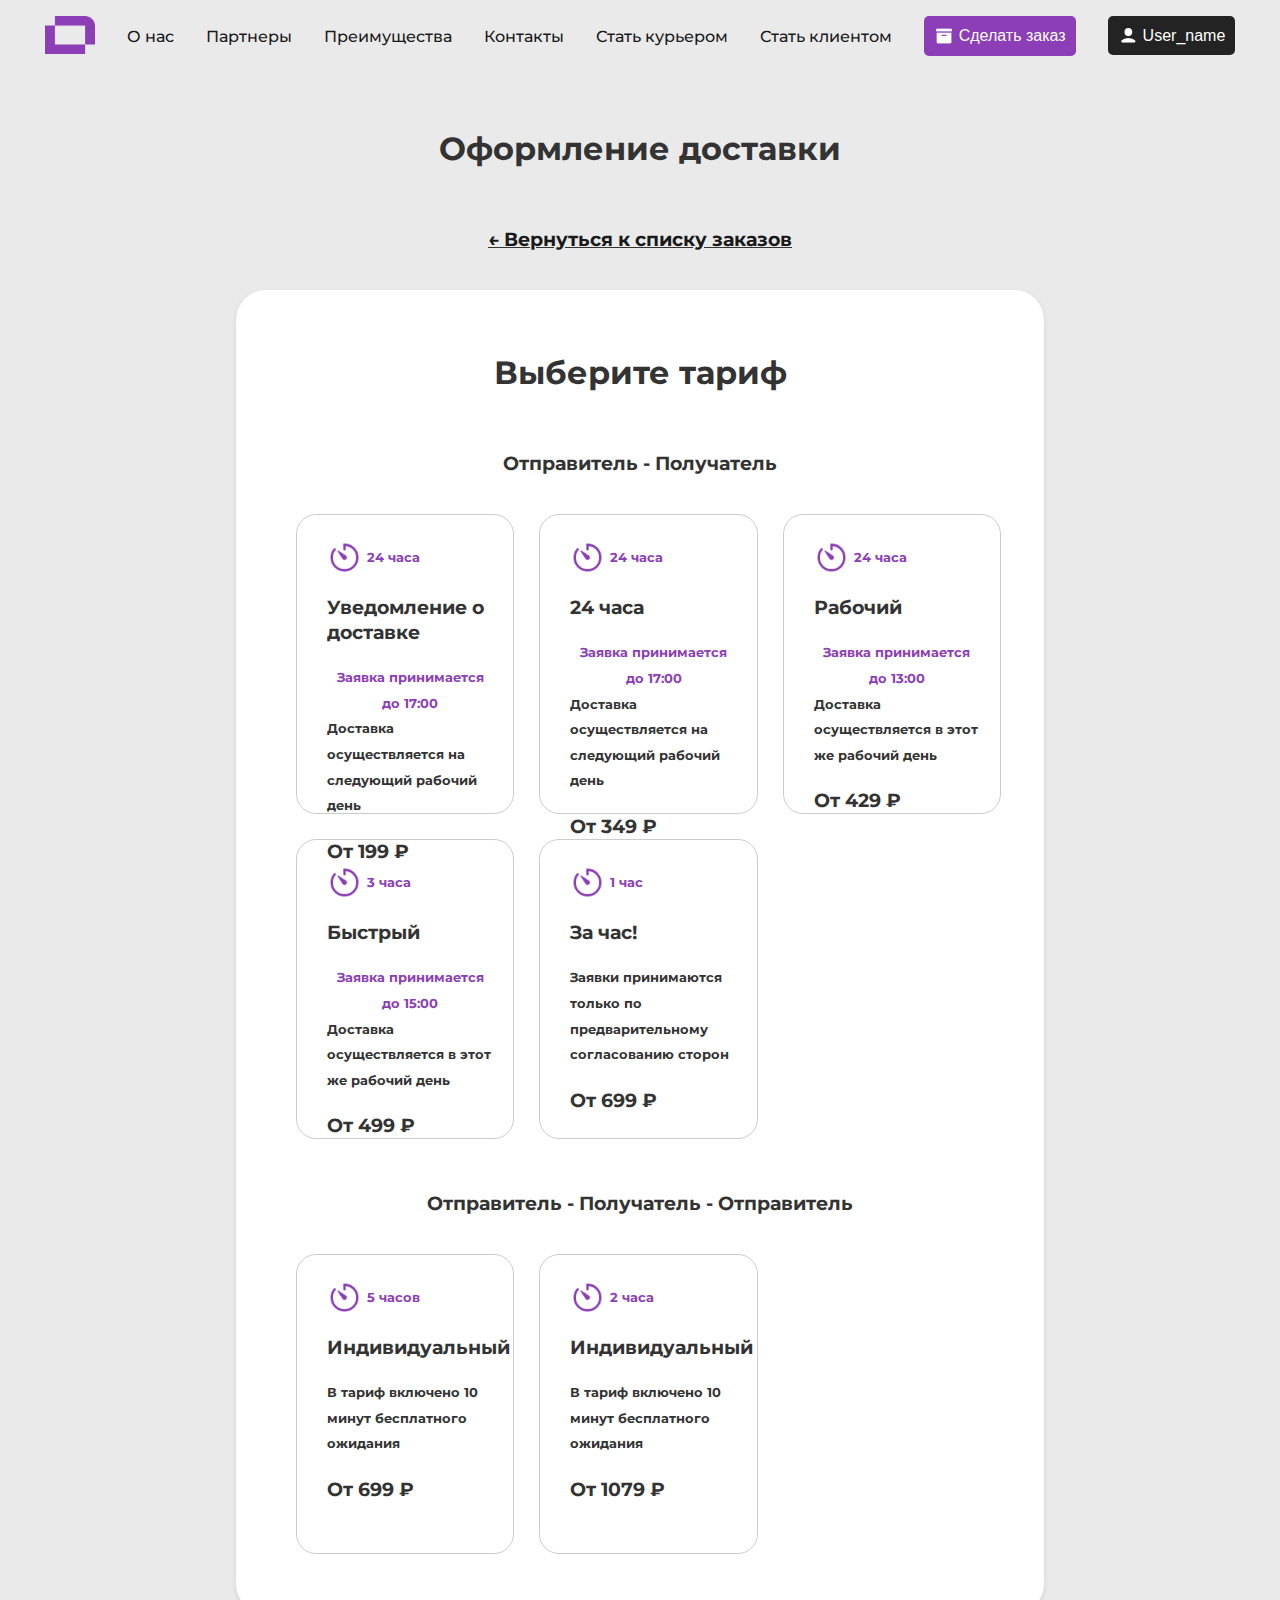
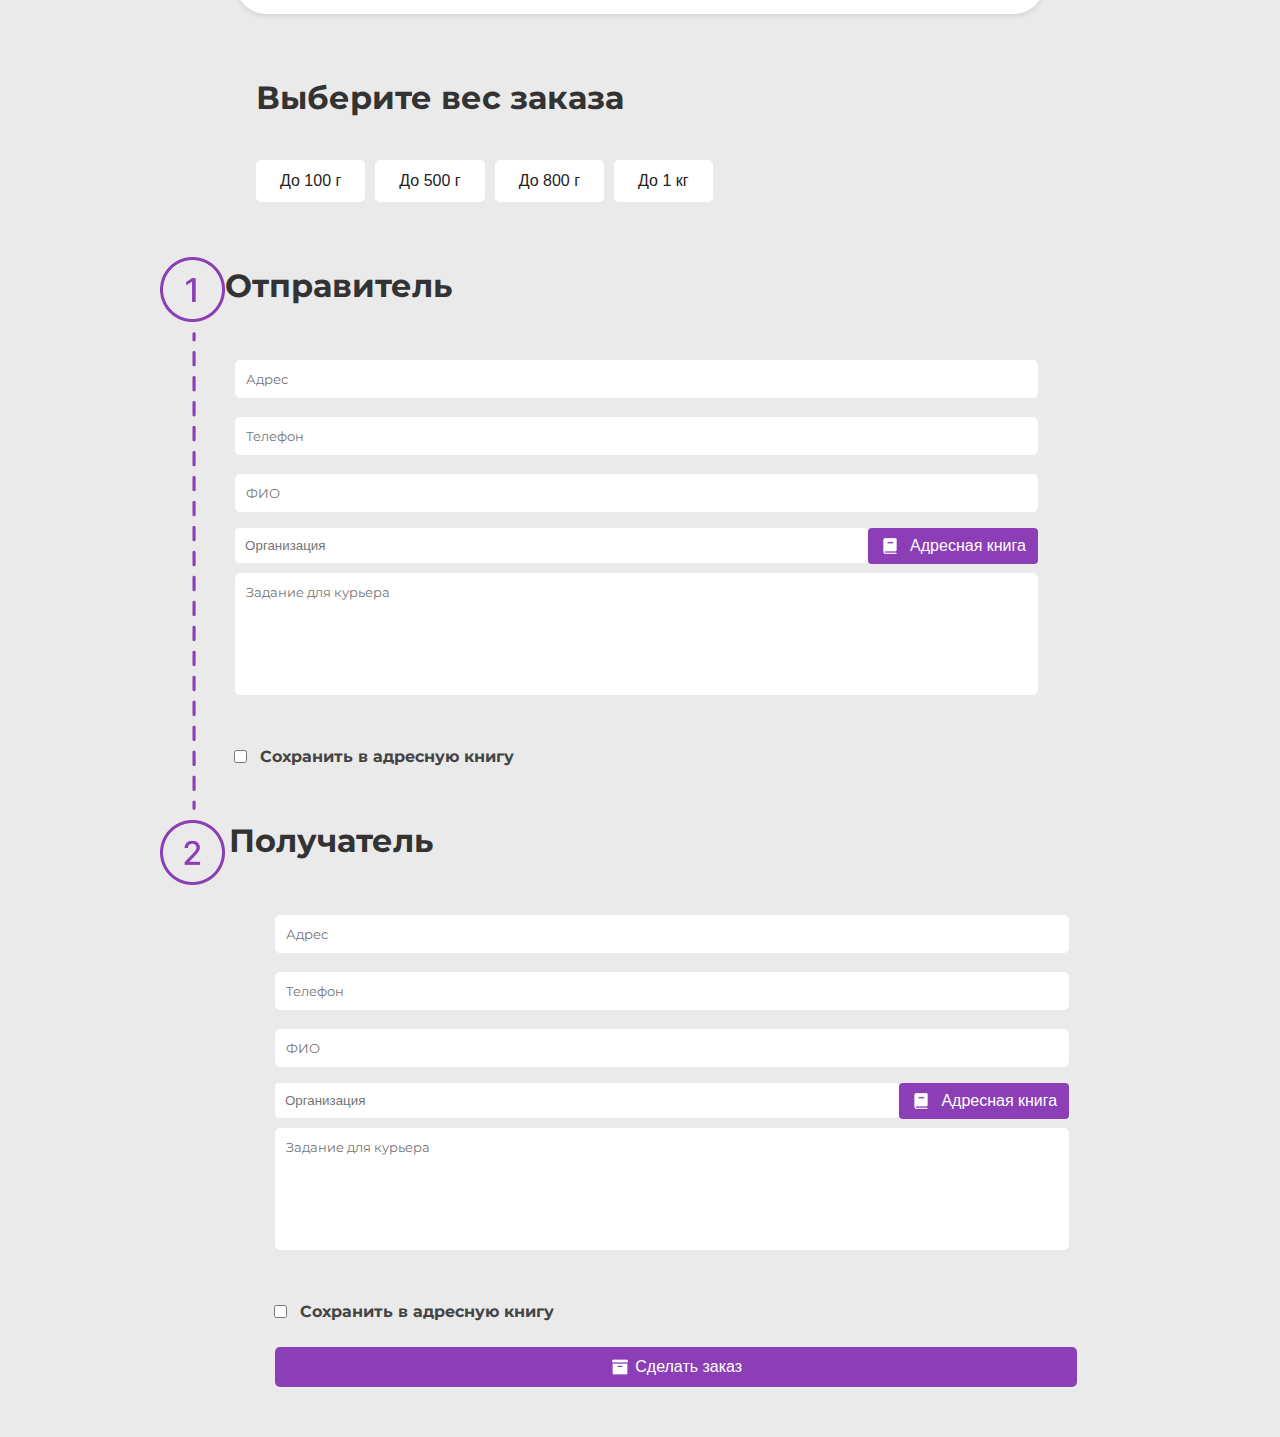
<file: index.html>
<!DOCTYPE html>
<html lang="en">
<head>
    <meta charset="UTF-8">
    <meta name="viewport" content="width=device-width, initial-scale=1.0">
    <title>Make an order</title>
    <link rel="stylesheet" href="styles.css">
    <link href="https://fonts.googleapis.com/css2?family=Montserrat:wght@400;500;600&display=swap" rel="stylesheet">
</head>
<body>
    <header>
        <nav>
            <ul>
                <li><img src="images/logo.png" alt="logo" class="logo"></li>
                <li><a href="#">О нас</a></li>
                <li><a href="#">Партнеры</a></li>
                <li><a href="#">Преимущества</a></li>
                <li><a href="#">Контакты</a></li>
                <li><a href="#">Стать курьером</a></li>
                <li><a href="#">Стать клиентом</a></li>
                <li><button type="submit" class="submit-button"><img src="images/box.png" alt = "box" class="box">Сделать заказ</button></li>
                <li><button type="submit" class="submit-button2"><img src="images/human.png" alt = "human" class="human">User_name</button></li>
            </ul>
        </nav>
    </header>
    <form action="process_order.php" method="POST">
    <main>
        <h1>Оформление доставки</h1>
        <h2 class="line"><a href="#">← Вернуться к списку заказов</a></h2>
        <section class="main">
            <h1>Выберите тариф</h1>
            
            <div class="card-conteiner">
                    <h2>
                        Отправитель - Получатель
                    </h2>
                        <div class="download-grid">
                            <div class="download-column">
                                <input type="radio" name="rate" value="199" id="rate1" class="rate-input">
                                <label for="rate1" class="rate-label">
                                <h3 class="color"><img src="images/time.png" alt="time" class="time">24 часа</h3>
                                <h2 class="grid">Уведомление о доставке</h2>
                                <h3 class="color">Заявка принимается до 17:00</h3>
                                    <h3 class="text"> Доставка осуществляется на следующий рабочий день</h3>
                                <h2 class="grid">От 199 ₽</h2>
                            </label>
                            </div>
                            <div class="download-column">
                                <input type="radio" name="rate" value="349" id="rate2" class="rate-input">
                                <label for="rate2">
                                <h3 class="color"><img src="images/time.png" alt="time" class="time">24 часа</h3>
                                <h2 class="grid">24 часа</h2>
                                <h3 class="color">Заявка принимается до 17:00</h3>
                                    <h3 class="text"> Доставка осуществляется на следующий рабочий день</h3>
                                <h2 class="grid">От 349 ₽</h2>
                            </label>
                            </div>
                            <div class="download-column">
                                <input type="radio" name="rate" value="429" id="rate3" class="rate-input">
                                <label for="rate3" class="rate-label">
                                <h3 class="color"><img src="images/time.png" alt="time" class="time">24 часа</h3>
                                <h2 class="grid">Рабочий</h2>
                                <h3 class="color">Заявка принимается до 13:00 </h3>
                                <h3 class="text"> Доставка осуществляется в этот же рабочий день</h3>
                                <h2 class="grid">От 429 ₽</h2>
                            </label>
                            </div>
                            <div class="download-column">
                                <input type="radio" name="rate" value="499" id="rate4" class="rate-input">
                                <label for="rate4" class="rate-label">
                                <h3 class="color"><img src="images/time.png" alt="time" class="time">3 часа</h3>
                                <h2 class="grid">Быстрый</h2>
                                <h3 class="color">Заявка принимается до 15:00 </h3>
                                    <h3 class="text">Доставка осуществляется в этот же рабочий день</h3>
                                <h2 class="grid">От 499 ₽</h2>
                            </label>
                            </div>
                            <div class="download-column">
                                <input type="radio" name="rate" value="699" id="rate5" class="rate-input">
                                <label for="rate5" class="rate-label">
                                <h3 class="color"><img src="images/time.png" alt="time" class="time">1 час</h3>
                                <h2 class="grid">За час!</h2>
                                <h3 class="text">Заявки принимаются только по предварительному согласованию сторон</h3>
                                <h2 class="grid">От 699 ₽</h2>
                            </label>
                            </div>
                        </div>
                        <div class="card-conteiner">
                            <h2>
                                Отправитель - Получатель - Отправитель
                            </h2>
                            <div class="download-grid">
                                <div class="download-column">
                                    <input type="radio" name="rate" value="699" id="rate6" class="rate-input">
                                    <label for="rate6" class="rate-label">
                                    <h3 class="color"><img src="images/time.png" alt="time" class="time">5 часов</h3>
                                    <h2 class="grid">Индивидуальный</h2>
                                    <h3 class="text">В тариф включено 10 минут бесплатного ожидания</h3>
                                    <h2 class="grid">От 699 ₽</h2>
                                </label>
                                </div>
                                <div class="download-column">
                                    <input type="radio" name="rate" value="1079" id="rate7" class="rate-input">
                                    <label for="rate7" class="rate-label">
                                    <h3 class="color"><img src="images/time.png" alt="time" class="time">2 часа</h3>
                                    <h2 class="grid">Индивидуальный</h2>
                                    <h3 class="text">В тариф включено 10 минут бесплатного ожидания</h3>
                                    <h2 class="grid">От 1079 ₽</h2>
                                </label>
                                </div>
                            </div>
                        </div>
            </div>
            </div>
    </section>
    <div class="weight">
        <h1>Выберите вес заказа</h1>
        <ul>
            <li><button type="button" class="submit-button3 weight-button" data-weight="0.1">До 100 г</button></li>
            <li><button type="button" class="submit-button3 weight-button" data-weight="0.5">До 500 г</button></li>
            <li><button type="button" class="submit-button3 weight-button" data-weight="0.8">До 800 г</button></li>
            <li><button type="button" class="submit-button3 weight-button" data-weight="1">До 1 кг</button></li>
        </ul>
    </div>
    <input type="hidden" name="weight" id="weight-input" class="rate-input">
        <script src="index.js"></script>
        <section id="help">
            <table>
                <thead>
                    <tr>
                        <th><img src="images/line.png" alt=line class="arrow"></th>
                        <th><h1 class="form">Отправитель</h1>
                            <fieldset>
                                <div class="form-group">
                                    <input type="text" id="recipient_address" name="recipient_address" placeholder="Адрес" required>
                                </div>
                                <div class="form-group">
                                    <input type="tel" id="recipient_phone" name="recipient_phone" placeholder="Телефон" required>
                                </div>
                                <div class="form-group">
                                    <input type="text" id="recipient_fio" name="recipient_fio" placeholder="ФИО" required>
                                </div>
                                <div class="form-group1">
                                    <input type="text" id="recipient_organization" name="recipient_organization" placeholder="Организация">
                                    <button type="submit" class="submit-button"><img src="images/book.png" alt = "box" class="box">Адресная книга</button>
                                </div>
                                <div class="form-group">
                                    <textarea id="courier_task" name="courier_task" rows="4" cols="50" placeholder="Задание для курьера"></textarea>
                                </div>
                            </fieldset>
                            <div class="form-group2">
                                <input type="checkbox" id="agreement" name="agreement" required>
                                <label for="agreement"> Сохранить в адресную книгу</label>
                            </div>
                            <h1 class="form">Получатель</h1></th>
                    </tr>
                </thead>
            </table>
            <fieldset class="class2">
                <div class="form-group">
                    <input type="text" id="recipient_address" name="recipient_address" placeholder="Адрес" required>
                </div>
                <div class="form-group">
                    <input type="tel" id="recipient_phone" name="recipient_phone" placeholder="Телефон" required>
                </div>
                <div class="form-group">
                    <input type="text" id="recipient_fio" name="recipient_fio" placeholder="ФИО" required>
                </div>
                <div class="form-group1">
                    <input type="text" id="recipient_organization" name="recipient_organization" placeholder="Организация">
                    <button type="submit" class="submit-button"><img src="images/book.png" alt = "box" class="box">Адресная книга</button>
                </div>
                <div class="form-group">
                    <textarea id="courier_task" name="courier_task" rows="4" cols="50" placeholder="Задание для курьера"></textarea>
                </div>
            </fieldset>
            <div class="form-group3">
                <input type="checkbox" id="agreement" name="agreement" required>
                <label for="agreement"> Сохранить в адресную книгу</label>
            </div>
            <button type="submit" class="submit-button1"><img src="images/box.png" alt = "box" class="box">Сделать заказ</button>
        </section>
        <footer></footer>
    </main>
    </form>
</body>
</html>
</file>
<file: styles.css>
body {
    font-family: 'Montserrat', sans-serif;
    margin: 0;
    padding: 0;
    background-color: #EAEAEA;
    color: #333;
    line-height: 2.6;
    position: relative;
    text-align: center;
}

/* Header Styles */
header {
    padding: 1rem 0;
    text-align: center;
}
.box {
    width: 20px;
}
.human {
    width: 20px;
}
a {
    text-decoration: none; 
    color: #1A1A1A;
}

nav ul {
    color: #1A1A1A;
    list-style: none;
    padding: 0;
    margin: 0;
    display: flex;
    justify-content: center;
    gap: 2rem;
}

nav a {
    text-decoration: none;
    font-weight: 500;
}

.logo {
    width: 50px;
}
/* Main Content Styles */


.main {
    max-width: 60%;
    margin: 20px auto;
    padding: 20px;
    background-color: #FFFFFF;
    border-radius: 30px;
    box-shadow: 0 2px 5px rgba(0, 0, 0, 0.1);
}
h1 {
    color: #333;
    text-align: center;
    font-size: 2em; /* Самый большой заголовок */
}

h2 {
    margin: 25px;
    color: #333;
    text-align: center;
    font-size: 1.2em;
}
.grid {
    margin: 0px;
    color: #333;
    text-align: left;
    display: flex;
    margin-top: 20px;
    margin-bottom: 20px;
    justify-content: flex-start;
    line-height: 1.3;
}
.line {
    text-decoration: underline;
    color: #333;
}

h3 {
    margin: 0px;
    color: #333;
    text-align: center;
    font-size: 0.8em;
}
.color {
    color: #8B3EB6;
    display: flex;
    justify-content: flex-start;
    align-items: center;
    gap: 5px;
    margin-top: 5px;
}
.text {
    margin-bottom: 15px;
    color: #333;
    text-align: left;
    font-size: 0.8em;
    display: flex;
    align-items: flex-start;
    justify-content: flex-start;
}
h4 {
    color: #333;
    text-align: center;
    font-size: 0.6em;
}

.download-grid {
    margin-top: 10px;
    display: flex;
    flex-direction: row;
    justify-content: flex-start;
    flex-wrap: wrap;
    gap: 25px;
    margin-left: 40px;
    margin-bottom: 40px;
}

#help {
    display: flex;
    flex-direction: column;
    text-align: right; 
    margin-left: 100px;
}


.download-column {
    display: grid;
    border: 1px solid #ccc;
    border-radius: 20px;
    padding: 20px;
    line-height: 2;
    box-sizing: border-box;
    width: 30%;
    height: 300px;
    padding-left: 30px;
    grid-template-rows: 1fr 1fr auto;
    transition: transform 0.3s ease;
}
.rate-input {
    display: none;
}
  
  .download-column:hover {
    transform: scale(1.05); /* Увеличиваем размер при наведении */
    border: 1px solid #8B3EB6;
  }

  .download-column-active {
    transform: scale(1.05);
    border: 1px solid #8B3EB6; /* Сохраняем стили при клике */
  }
.download-column > * {
    width: 100%;
}
.weight {
    display: flex;
    flex-direction: column;
    align-items: flex-start;
    margin-left: 20%;
    margin-bottom: 20px;
}

.weight ul {
    list-style: none; /* Убираем маркеры списка (точки) */
    padding: 0; /* Убираем внутренние отступы списка */
    margin: 0; /* Убираем внешние отступы списка */
    display: flex; /* Включаем Flexbox для ul */
    flex-wrap: wrap; /* Позволяем кнопкам переноситься, если не хватает места */
    justify-content: center; /* Распределяем кнопки равномерно по строке.  Можно использовать flex-start, center, flex-end, space-between и т.д. */
    align-items: center; /* Выравниваем кнопки по центру по вертикали (опционально) */
    gap: 10px; /* Добавляем расстояние между кнопками (поддержка gap может быть не во всех браузерах) */
}


.weight li {
    margin: 0; /* Убираем отступы у элементов списка */
    padding: 0; /* Убираем внутренние отступы у элементов списка */
}
.arrow {
    width: 65px;
    margin-top: 35px;
}

table {
    border-collapse: collapse; /* Убираем отступы между ячейками */
    width: 100%;  /* Задаем таблице ширину, чтобы она занимала все доступное место */
}

th {
    padding: 0; /* Убираем отступы внутри ячейки */
    vertical-align: top;
    gap: 0px; /* Выравниваем содержимое ячейки по верхнему краю */
}

/* Стили для контейнера картинки */
.line-container {
    display: flex;  /* Включаем Flexbox */
    align-items: stretch; /* Растягиваем картинку на всю высоту ячейки */
    height: 100%; /* Ячейка table автоматически определяет высоту, если она равна auto. Иначе нужно будет явно задавать высоту контейнера*/
}


/* Стили для fieldset */
fieldset {
    margin: 0; /* Убираем отступы у fieldset */
    padding: 10px; /* Добавьте отступы, если нужно */
    border: 0px; /* Добавьте границу, если нужно */
    width: 78%; /*Важно:  Задаем ширину fieldset, чтобы он занимал всю ячейку*/
    box-sizing: border-box; /*Важно: Учитываем padding и border при расчете ширины*/
    margin-right: 75px;
}
.class2 {
    margin: 0; /* Убираем отступы у fieldset */
    padding: 10px; /* Добавьте отступы, если нужно */
    border: 0px; /* Добавьте границу, если нужно */
    width: 69%; /*Важно:  Задаем ширину fieldset, чтобы он занимал всю ячейку*/
    box-sizing: border-box; /*Важно: Учитываем padding и border при расчете ширины*/
    margin-left: 165px;
}
.form-group {
  margin-bottom: 10px; /* добавляем отступ между элементами формы */
}
.time {
    width: 35px;
}

.form-group {
    margin-bottom: 15px;
}

.form-group label {
    display: block;
    margin-bottom: 5px;
    font-weight: bold;
    color: #444;
}
.form {
    margin-right: 80%;
}
.form-group1 {
    display: flex; /* Включаем Flexbox */
    flex-direction: row; /* Располагаем элементы в строку */
    align-items: center; /* Выравниваем элементы по вертикали (по центру) */
     /* Добавляем пространство между элементами (опционально) */
    margin-bottom: 5px;
    font-weight: bold;
    color: #444;
    margin-bottom: 4px;
    /* width: 100%; можно добавить, если хотите, чтобы контейнер занимал всю ширину */
}
.form-group1 .submit-button{
    margin-bottom: 5px;
}
.form-group2 {
    display: flex; /* Включаем Flexbox */
    flex-direction: row; /* Располагаем элементы в строку */
    align-items: center; /* Выравниваем элементы по вертикали (по центру) */
    gap: 10px; /* Добавляем пространство между элементами (опционально) */
    margin-bottom: 5px;
    font-weight: bold;
    color: #444;
    margin-left: 5px;
    /* width: 100%; можно добавить, если хотите, чтобы контейнер занимал всю ширину */
}
.form-group3 {
    display: flex; /* Включаем Flexbox */
    flex-direction: row; /* Располагаем элементы в строку */
    align-items: center; /* Выравниваем элементы по вертикали (по центру) */
    gap: 10px; /* Добавляем пространство между элементами (опционально) */
    margin-bottom: 5px;
    font-weight: bold;
    color: #444;
    margin-left: 170px;
    margin-bottom: 15px;
    /* width: 100%; можно добавить, если хотите, чтобы контейнер занимал всю ширину */
}
.form-group1 input[type="text"] {
    flex: 1; /* Поле ввода будет занимать большую часть доступного места */
    padding: 10px;
    border: 0px;
    border-radius: 4px;
    margin-bottom: 6px;
}

.form-group1 .submit-button {
    /* Стили для кнопки */
    padding: 8px 12px;
    background-color: #8B3EB6; /* Пример цвета */
    color: white;
    border: none;
    border-radius: 4px;
    cursor: pointer;
    white-space: nowrap; /*Предотвращаем перенос текста в кнопке на новую строку*/
}

.form-group1 .submit-button img {
   /* Добавляем стили для изображения */
    width: 20px;
    height: 20px;
    vertical-align: middle; /* Выравниваем иконку по середине текста */
    margin-right: 5px; /* Добавляем отступ между иконкой и текстом */

}

.form-group input,
.form-group select,
.form-group textarea {
    width: calc(100% - 22px);
    padding: 10px;
    border: 1px solid #FFFFFF;
    border-radius: 5px;
    font-family: inherit; /* inherit from body */
}

.form-group textarea {
    min-height: 100px;
    resize: none;
}

.form-actions {
    text-align: right;
}


.submit-button {
    background-color: #8B3EB6;
    color: white;
    border: none;
    border-radius: 5px;
    cursor: pointer;
    padding: 10px;
    font-size: 1em;
    transition: background-color 0.3s ease, box-shadow 0.3s ease;
    display: inline-flex; /* Display as flexbox for icon positioning */
    align-items: center; /* Align items vertically */
    justify-content: center; /* Space items evenly */
    gap: 5px;
}
.submit-button1 {
    background-color: #8B3EB6;
    color: white;
    border: none;
    border-radius: 5px;
    cursor: pointer;
    font-size: 1em;
    transition: background-color 0.3s ease, box-shadow 0.3s ease;
    display: inline-flex; /* Display as flexbox for icon positioning */
    align-items: center; /* Align items vertically */
    justify-content: center; /* Space items evenly */
    gap: 5px;
    width: 68%;
    padding: 10px;
    margin-left: 175px;
    margin-bottom: 50px;
}
.submit-button2 {
    background-color: #232323;
    color: white;
    border: none;
    border-radius: 5px;
    cursor: pointer;
    font-size: 1em;
    padding: 10px;
    transition: background-color 0.3s ease, box-shadow 0.3s ease;
    display: inline-flex; /* Display as flexbox for icon positioning */
    align-items: center; /* Align items vertically */
    justify-content: center; /* Space items evenly */
    gap: 5px;
}
.submit-button3 {
    background-color: white;
    color: #232323;
    border: none;
    border-radius: 5px;
    cursor: pointer;
    font-size: 1em;
    transition: background-color 0.3s ease, box-shadow 0.3s ease;
    display: inline-flex; /* Display as flexbox for icon positioning */
    align-items: center; /* Align items vertically */
    justify-content: center; /* Space items evenly */
    gap: 5px; /* Уменьшаем отступ между иконкой и текстом (если есть) */
    padding: 0.75em 1.5em; /* Добавляем внутренний отступ (верх/низ, лево/право) для увеличения пространства вокруг текста */
}

.submit-button3:hover, .submit-button3.clicked {
    color: white;
    background-color: #7A33A2; /* Более темный оттенок фиолетового */
    box-shadow: 0 2px 5px rgba(0, 0, 0, 0.2);
}

.submit-button:hover {
    color: white;
    background-color: #1A1A1A; /* Более темный оттенок фиолетового */
    box-shadow: 0 2px 5px rgba(0, 0, 0, 0.2);
}
.submit-button1:hover {
    color: white;
    background-color: #1A1A1A; /* Более темный оттенок фиолетового */
    box-shadow: 0 2px 5px rgba(0, 0, 0, 0.2);
}
</file>
